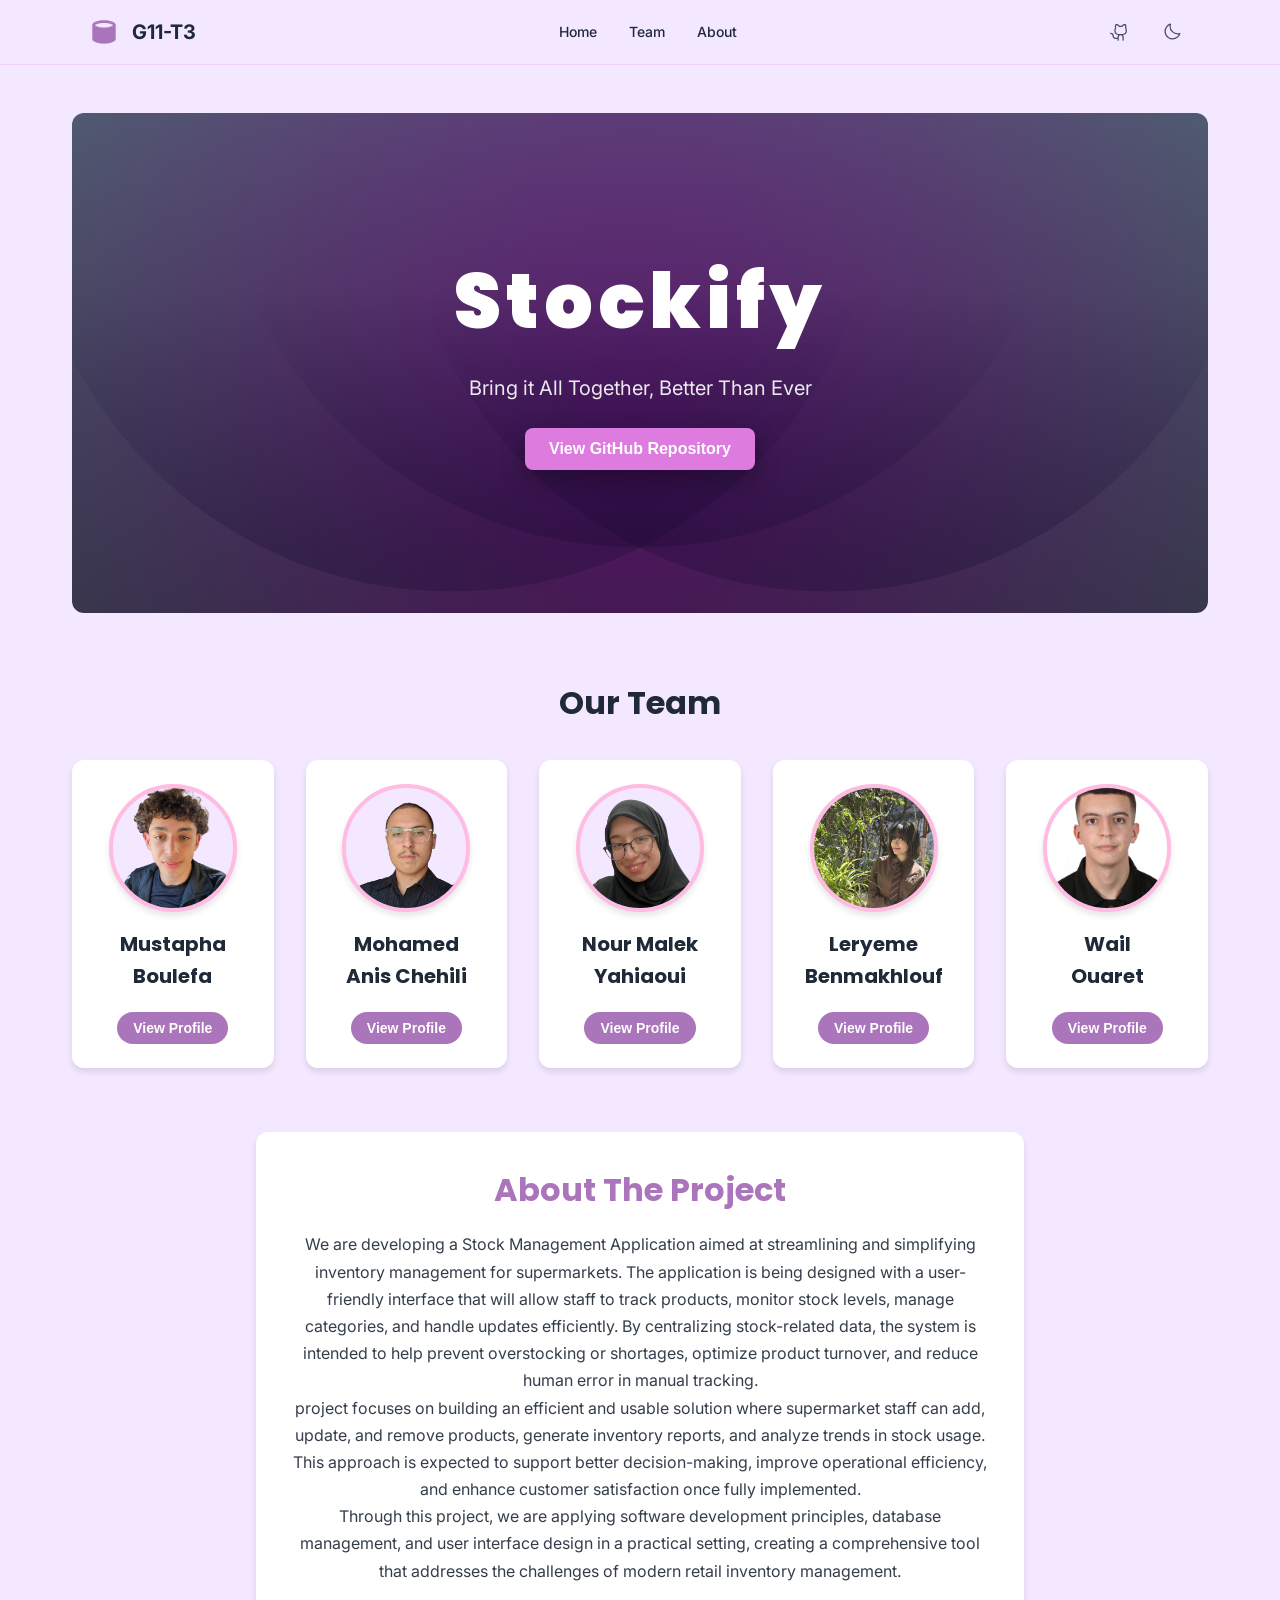
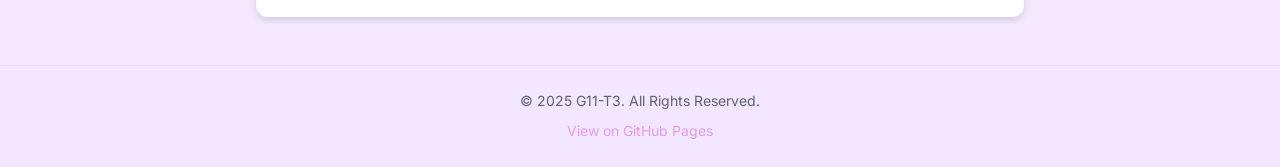
<file: index.html>
<!DOCTYPE html>
<html lang="en">
<head>
    <meta charset="UTF-8">
    <meta name="viewport" content="width=device-width, initial-scale=1.0">
    <title>G11-T3 team's Portfolio</title>
    <link rel="preconnect" href="https://fonts.googleapis.com">
    <link rel="preconnect" href="https://fonts.gstatic.com" crossorigin>
    <link href="https://fonts.googleapis.com/css2?family=Poppins:wght@700;900&family=Inter:wght@400;500;700&display=swap" rel="stylesheet">
    <link rel="stylesheet" href="./styles.css">
</head>
<body>
    <div class="page-wrapper">
        <header>
            <div class="container">
                <div class="header-content">
                    <div class="logo-section">
                        <svg class="logo-svg" fill="none" viewBox="0 0 48 48" xmlns="http://www.w3.org/2000/svg">
                            <path d="M39.5563 34.1455V13.8546C39.5563 15.708 36.8773 17.3437 32.7927 18.3189C30.2914 18.916 27.263 19.2655 24 19.2655C20.737 19.2655 17.7086 18.916 15.2073 18.3189C11.1227 17.3437 8.44365 15.708 8.44365 13.8546V34.1455C8.44365 35.9988 11.1227 37.6346 15.2073 38.6098C17.7086 39.2069 20.737 39.5564 24 39.5564C27.263 39.5564 30.2914 39.2069 32.7927 38.6098C36.8773 37.6346 39.5563 35.9988 39.5563 34.1455Z" fill="#aa75ba"/>
                            <path clip-rule="evenodd" d="M10.4485 13.8519C10.4749 13.9271 10.6203 14.246 11.379 14.7361C12.298 15.3298 13.7492 15.9145 15.6717 16.3735C18.0007 16.9296 20.8712 17.2655 24 17.2655C27.1288 17.2655 29.9993 16.9296 32.3283 16.3735C34.2508 15.9145 35.702 15.3298 36.621 14.7361C37.3796 14.246 37.5251 13.9271 37.5515 13.8519C37.5287 13.7876 37.4333 13.5973 37.0635 13.2931C36.5266 12.8516 35.6288 12.3647 34.343 11.9175C31.79 11.0295 28.1333 10.4437 24 10.4437C19.8667 10.4437 16.2099 11.0295 13.657 11.9175C12.3712 12.3647 11.4734 12.8516 10.9365 13.2931C10.5667 13.5973 10.4713 13.7876 10.4485 13.8519ZM37.5563 18.7877C36.3176 19.3925 34.8502 19.8839 33.2571 20.2642C30.5836 20.9025 27.3973 21.2655 24 21.2655C20.6027 21.2655 17.4164 20.9025 14.7429 20.2642C13.1498 19.8839 11.6824 19.3925 10.4436 18.7877V34.1275C10.4515 34.1545 10.5427 34.4867 11.379 35.027C12.298 35.6207 13.7492 36.2054 15.6717 36.6644C18.0007 37.2205 20.8712 37.5564 24 37.5564C27.1288 37.5564 29.9993 37.2205 32.3283 36.6644C34.2508 36.2054 35.702 35.6207 36.621 35.027C37.4573 34.4867 37.5485 34.1546 37.5563 34.1275V18.7877ZM41.5563 13.8546V34.1455C41.5563 36.1078 40.158 37.5042 38.7915 38.3869C37.3498 39.3182 35.4192 40.0389 33.2571 40.5551C30.5836 41.1934 27.3973 41.5564 24 41.5564C20.6027 41.5564 17.4164 41.1934 14.7429 40.5551C12.5808 40.0389 10.6502 39.3182 9.20848 38.3869C7.84205 37.5042 6.44365 36.1078 6.44365 34.1455L6.44365 13.8546C6.44365 12.2684 7.37223 11.0454 8.39581 10.2036C9.43325 9.3505 10.8137 8.67141 12.343 8.13948C15.4203 7.06909 19.5418 6.44366 24 6.44366C28.4582 6.44366 32.5797 7.06909 35.657 8.13948C37.1863 8.67141 38.5667 9.3505 39.6042 10.2036C40.6278 11.0454 41.5563 12.2684 41.5563 13.8546Z" fill="#aa75ba" fill-rule="evenodd"/>
                        </svg>
                        <span class="logo-text">G11-T3</span>
                    </div>
                    <nav>
                        <a href="#home">Home</a>
                        <a href="#team">Team</a>
                        <a href="#about">About</a>
                    </nav>
                    <div class="header-icons">
                        <a href="https://github.com/orgs/ensia-g11-team3" class="icon-btn">
                            <svg fill="currentColor" height="20" viewBox="0 0 256 256" width="20" xmlns="http://www.w3.org/2000/svg">
                                <path d="M208.31,75.68A59.78,59.78,0,0,0,202.93,28,8,8,0,0,0,196,24a59.75,59.75,0,0,0-48,24H124A59.75,59.75,0,0,0,76,24a8,8,0,0,0-6.93,4,59.78,59.78,0,0,0-5.38,47.68A58.14,58.14,0,0,0,56,104v8a56.06,56.06,0,0,0,48.44,55.47A39.8,39.8,0,0,0,96,192v8H72a24,24,0,0,1-24-24A40,40,0,0,0,8,136a8,8,0,0,0,0,16,24,24,0,0,1,24,24,40,40,0,0,0,40,40H96v16a8,8,0,0,0,16,0V192a24,24,0,0,1,48,0v40a8,8,0,0,0,16,0V192a39.8,39.8,0,0,0-8.44-24.53A56.06,56.06,0,0,0,216,112v-8A58.14,58.14,0,0,0,208.31,75.68ZM200,112a40,40,0,0,1-40,40H112a40,40,0,0,1-40-40v-8a41.74,41.74,0,0,1,6.9-22.48A8,8,0,0,0,80,73.83a43.81,43.81,0,0,1,.79-33.58,43.88,43.88,0,0,1,32.32,20.06A8,8,0,0,0,119.82,64h32.35a8,8,0,0,0,6.74-3.69,43.87,43.87,0,0,1,32.32-20.06A43.81,43.81,0,0,1,192,73.83a8.09,8.09,0,0,0,1,7.65A41.72,41.72,0,0,1,200,104Z"/>
                            </svg>
                        </a>
                        <button class="icon-btn dark-mode-toggle" onclick="toggleDarkMode()" aria-label="Toggle dark mode">
                            <svg class="dark-mode-svg" fill="currentColor" height="20" viewBox="0 0 256 256" width="20" xmlns="http://www.w3.org/2000/svg">
                                <path d="M233.54,142.23a8,8,0,0,0-8-2,88.08,88.08,0,0,1-109.8-109.8,8,8,0,0,0-10-10,104.84,104.84,0,0,0-52.91,37A104,104,0,0,0,136,224a103.09,103.09,0,0,0,62.52-20.88,104.84,104.84,0,0,0,37-52.91A8,8,0,0,0,233.54,142.23ZM188.9,190.34A88,88,0,0,1,65.66,67.11a89,89,0,0,1,31.4-26A106,106,0,0,0,96,56,104.11,104.11,0,0,0,200,160a106,106,0,0,0,14.92-1.06A89,89,0,0,1,188.9,190.34Z"/>
                            </svg>
                        </button>
                    </div>
                </div>
            </div>
        </header>

        <main>
            <div class="container">
                <section class="hero-section" id="home">
                    <div class="hero-banner">
                        <div class="hero-content">
                            <h1 class="hero-title">Stockify</h1>
                            <p class="hero-subtitle">Bring it All Together, Better Than Ever</p>
                            <button onclick="window.location.href='https://github.com/ensia-g11-team3/supermarket-sctock-management-system'" class="hero-btn">View GitHub Repository</button>
                        </div>
                    </div>
                </section>

                <section class="team-section" id="team">
                    <h2 class="section-title">Our Team</h2>
                    <div class="team-grid">
                        <div class="team-card">
                            <div class="team-avatar">
                                <img src="./images/Mustapha.png" alt="mustapha chikour">
                            </div>
                            <h3 class="team-name">Mustapha Boulefa</h3>
                            <p class="team-role"></p>
                            <button class="profile-btn" onclick="window.location.href='mustapha-boulefa.html'">View Profile</button>
                        </div>

                        <div class="team-card">
                            <div class="team-avatar">
                                <img src="./images/anis.png" alt="anis g11">
                            </div>
                            <h3 class="team-name">Mohamed Anis Chehili</h3>
                            <p class="team-role"></p>
                            <button class="profile-btn" onclick="window.location.href='mohamed-anis-chehili.html'">View Profile</button>
                        </div>
                        
                        <div class="team-card">
                            <div class="team-avatar">
                                <img src="./images/nour.png" alt="yahiaoui nour">
                            </div>
                            <h3 class="team-name">Nour Malek Yahiaoui</h3>
                            <p class="team-role"></p>
                            <button class="profile-btn" onclick="window.location.href='nour-malek-yahiaoui.html'">View Profile</button>
                        </div>

                        <div class="team-card">
                            <div class="team-avatar">
                                <img src="./images/leryeme.jpg" alt="leryeme">
                            </div>
                            <h3 class="team-name">Leryeme Benmakhlouf</h3>
                            <p class="team-role"></p>
                            <button class="profile-btn" onclick="window.location.href='leryeme-benmakhlouf.html'">View Profile</button>
                        </div>
                        <div class="team-card">
                            <div class="team-avatar">
                                <img src="./images/wail.jpg" alt="Wail Ouaret">
                            </div>
                            <h3 class="team-name">Wail <br>Ouaret</h3>
                            <p class="team-role"></p>
                            <button class="profile-btn" onclick="window.location.href='wail-ouaret.html'">View Profile</button>
                        </div>

                    </div>
                </section>

                <section class="about-section" id="about">
                    <h2 class="about-title">About The Project</h2>
                    <p class="about-text">
                        We are developing a Stock Management Application aimed at streamlining and simplifying inventory management for supermarkets. The application is being designed with a user-friendly interface that will allow staff to track products, monitor stock levels, manage categories, and handle updates efficiently. By centralizing stock-related data, the system is intended to help prevent overstocking or shortages, optimize product turnover, and reduce human error in manual tracking.
                            <br> project focuses on building an efficient and usable solution where supermarket staff can add, update, and remove products, generate inventory reports, and analyze trends in stock usage. This approach is expected to support better decision-making, improve operational efficiency, and enhance customer satisfaction once fully implemented.
                            <br>Through this project, we are applying software development principles, database management, and user interface design in a practical setting, creating a comprehensive tool that addresses the challenges of modern retail inventory management.
                    </p>
                </section>
            </div>
        </main>

        <footer>
            <div class="container">
                <p>© 2025 G11-T3. All Rights Reserved.</p>
                <a href="https://github.com/ensia-g11-team3">View on GitHub Pages</a>
            </div>
        </footer>
    </div>

    <script>
        function toggleDarkMode() {
            document.body.classList.toggle('dark-mode');
            localStorage.setItem('darkMode', document.body.classList.contains('dark-mode'));
        }

        if (localStorage.getItem('darkMode') === 'true') {
            document.body.classList.add('dark-mode');
        }
    </script>
</body>

</html>
</file>
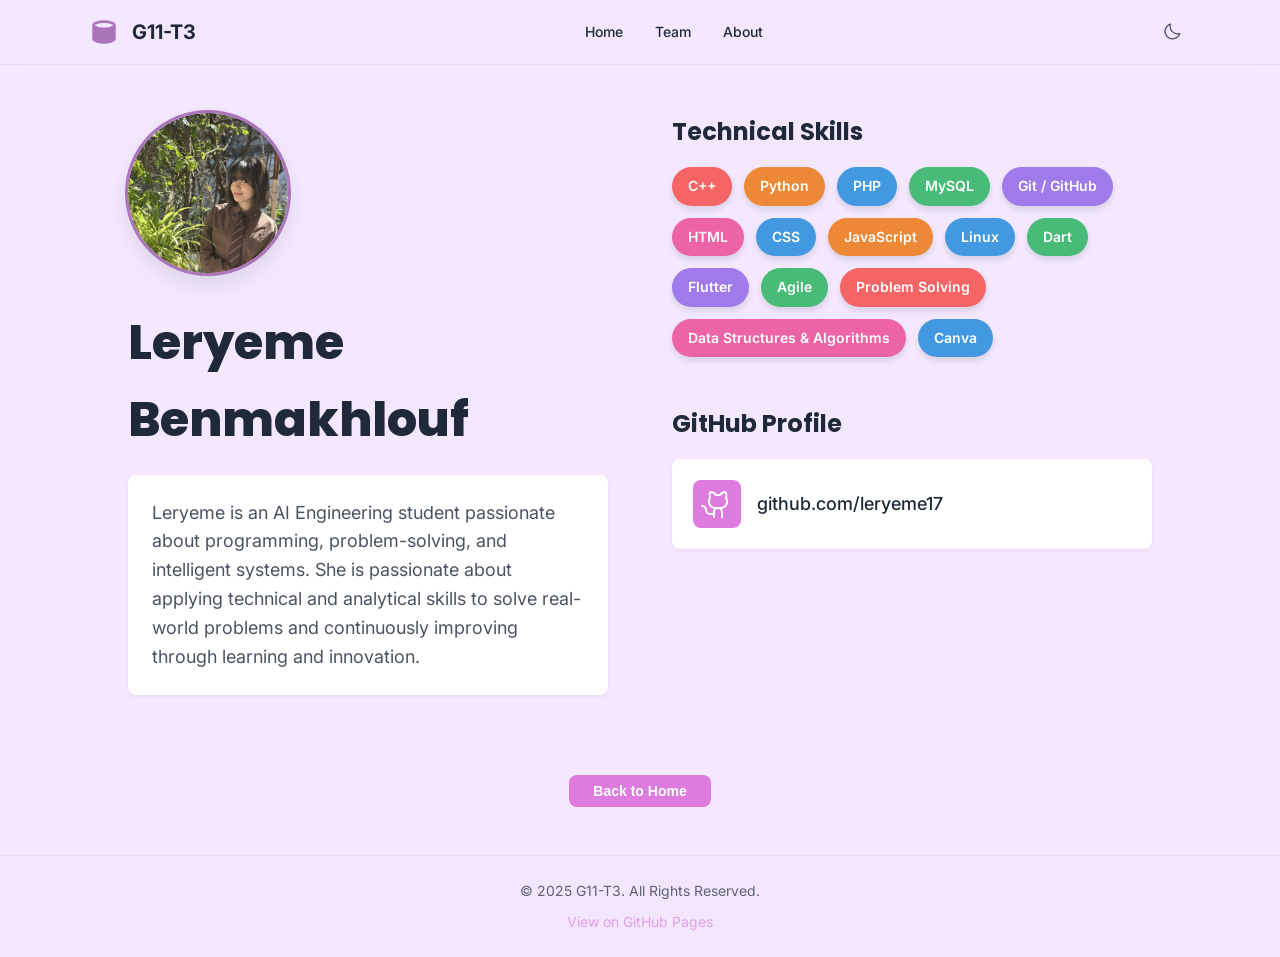
<file: leryeme-benmakhlouf.html>
<!DOCTYPE html>
<html lang="en">
<head>
    <meta charset="UTF-8">
    <meta name="viewport" content="width=device-width, initial-scale=1.0">
    <title>Leryeme Benmakhlouf - portfolio </title>
    <link rel="preconnect" href="https://fonts.googleapis.com">
    <link rel="preconnect" href="https://fonts.gstatic.com" crossorigin>
    <link href="https://fonts.googleapis.com/css2?family=Poppins:wght@700;900&family=Inter:wght@400;500;700&display=swap" rel="stylesheet">
    <link rel="stylesheet" href="styles.css">
</head>
<body>
    <div class="page-wrapper">
        <header>
            <div class="container">
                <div class="header-content">
                    <div class="logo-section">
                        <svg class="logo-svg" fill="none" viewBox="0 0 48 48" xmlns="http://www.w3.org/2000/svg">
                            <path d="M39.5563 34.1455V13.8546C39.5563 15.708 36.8773 17.3437 32.7927 18.3189C30.2914 18.916 27.263 19.2655 24 19.2655C20.737 19.2655 17.7086 18.916 15.2073 18.3189C11.1227 17.3437 8.44365 15.708 8.44365 13.8546V34.1455C8.44365 35.9988 11.1227 37.6346 15.2073 38.6098C17.7086 39.2069 20.737 39.5564 24 39.5564C27.263 39.5564 30.2914 39.2069 32.7927 38.6098C36.8773 37.6346 39.5563 35.9988 39.5563 34.1455Z" fill="#aa75ba"/>
                            <path clip-rule="evenodd" d="M10.4485 13.8519C10.4749 13.9271 10.6203 14.246 11.379 14.7361C12.298 15.3298 13.7492 15.9145 15.6717 16.3735C18.0007 16.9296 20.8712 17.2655 24 17.2655C27.1288 17.2655 29.9993 16.9296 32.3283 16.3735C34.2508 15.9145 35.702 15.3298 36.621 14.7361C37.3796 14.246 37.5251 13.9271 37.5515 13.8519C37.5287 13.7876 37.4333 13.5973 37.0635 13.2931C36.5266 12.8516 35.6288 12.3647 34.343 11.9175C31.79 11.0295 28.1333 10.4437 24 10.4437C19.8667 10.4437 16.2099 11.0295 13.657 11.9175C12.3712 12.3647 11.4734 12.8516 10.9365 13.2931C10.5667 13.5973 10.4713 13.7876 10.4485 13.8519ZM37.5563 18.7877C36.3176 19.3925 34.8502 19.8839 33.2571 20.2642C30.5836 20.9025 27.3973 21.2655 24 21.2655C20.6027 21.2655 17.4164 20.9025 14.7429 20.2642C13.1498 19.8839 11.6824 19.3925 10.4436 18.7877V34.1275C10.4515 34.1545 10.5427 34.4867 11.379 35.027C12.298 35.6207 13.7492 36.2054 15.6717 36.6644C18.0007 37.2205 20.8712 37.5564 24 37.5564C27.1288 37.5564 29.9993 37.2205 32.3283 36.6644C34.2508 36.2054 35.702 35.6207 36.621 35.027C37.4573 34.4867 37.5485 34.1546 37.5563 34.1275V18.7877ZM41.5563 13.8546V34.1455C41.5563 36.1078 40.158 37.5042 38.7915 38.3869C37.3498 39.3182 35.4192 40.0389 33.2571 40.5551C30.5836 41.1934 27.3973 41.5564 24 41.5564C20.6027 41.5564 17.4164 41.1934 14.7429 40.5551C12.5808 40.0389 10.6502 39.3182 9.20848 38.3869C7.84205 37.5042 6.44365 36.1078 6.44365 34.1455L6.44365 13.8546C6.44365 12.2684 7.37223 11.0454 8.39581 10.2036C9.43325 9.3505 10.8137 8.67141 12.343 8.13948C15.4203 7.06909 19.5418 6.44366 24 6.44366C28.4582 6.44366 32.5797 7.06909 35.657 8.13948C37.1863 8.67141 38.5667 9.3505 39.6042 10.2036C40.6278 11.0454 41.5563 12.2684 41.5563 13.8546Z" fill="#aa75ba" fill-rule="evenodd"/>
                        </svg>
                        <span class="logo-text">G11-T3</span>
                    </div>
                    <nav>
                        <a href="index.html#home">Home</a>
                        <a href="index.html#team">Team</a>
                        <a href="index.html#about">About</a>
                    </nav>
                        <button class="icon-btn dark-mode-toggle" onclick="toggleDarkMode()" aria-label="Toggle dark mode">
                            <svg class="dark-mode-svg" fill="currentColor" height="20" viewBox="0 0 256 256" width="20" xmlns="http://www.w3.org/2000/svg">
                                <path d="M233.54,142.23a8,8,0,0,0-8-2,88.08,88.08,0,0,1-109.8-109.8,8,8,0,0,0-10-10,104.84,104.84,0,0,0-52.91,37A104,104,0,0,0,136,224a103.09,103.09,0,0,0,62.52-20.88,104.84,104.84,0,0,0,37-52.91A8,8,0,0,0,233.54,142.23ZM188.9,190.34A88,88,0,0,1,65.66,67.11a89,89,0,0,1,31.4-26A106,106,0,0,0,96,56,104.11,104.11,0,0,0,200,160a106,106,0,0,0,14.92-1.06A89,89,0,0,1,188.9,190.34Z"/>
                            </svg>
                        </button>
                    </div>
                </div>
            </div>
        </header>

        <main>
            <div class="container">
                <div class="profile-container">
                    <div class="profile-grid">
                        <div class="profile-header">
                            <div class="profile-avatar" style='background-image: url("./images/leryeme.jpg");'></div>
                            <h1 class="profile-name">Leryeme Benmakhlouf</h1>
                            <div class="profile-bio">
                                <p>
                                    Leryeme is an AI Engineering student passionate about programming, problem-solving, and intelligent systems. She is passionate about applying technical and analytical skills to solve real-world problems and continuously improving through learning and innovation.
                            </div>
                        </div>

                        <div class="profile-sidebar">
                            <div class="skills-section">
                                <h3>Technical Skills</h3>
                                <div class="skills-list">
                                <span class="skill-tag skill-1">C++</span>
<span class="skill-tag skill-2">Python</span>
<span class="skill-tag skill-3">PHP</span>
<span class="skill-tag skill-4">MySQL</span>
<span class="skill-tag skill-5">Git / GitHub</span>
<span class="skill-tag skill-6">HTML</span>
<span class="skill-tag skill-3">CSS</span>
<span class="skill-tag skill-2">JavaScript</span>
<span class="skill-tag skill-3">Linux</span>
<span class="skill-tag skill-4">Dart</span>
<span class="skill-tag skill-5">Flutter</span>
<span class="skill-tag skill-4">Agile</span>
<span class="skill-tag skill-1">Problem Solving</span>
<span class="skill-tag skill-6">Data Structures & Algorithms</span>
<span class="skill-tag skill-3">Canva</span>

                                </div>
                            </div>

                            <div class="github-section">
                                <h3>GitHub Profile</h3>
                                <a href="https://github.com/leryeme17" class="github-link">
                                    <div class="github-icon">
                                        <svg fill="currentColor" height="32" viewBox="0 0 256 256" width="32" xmlns="http://www.w3.org/2000/svg">
                                            <path d="M208.31,75.68A59.78,59.78,0,0,0,202.93,28,8,8,0,0,0,196,24a59.75,59.75,0,0,0-48,24H124A59.75,59.75,0,0,0,76,24a8,8,0,0,0-6.93,4,59.78,59.78,0,0,0-5.38,47.68A58.14,58.14,0,0,0,56,104v8a56.06,56.06,0,0,0,48.44,55.47A39.8,39.8,0,0,0,96,192v8H72a24,24,0,0,1-24-24A40,40,0,0,0,8,136a8,8,0,0,0,0,16,24,24,0,0,1,24,24,40,40,0,0,0,40,40H96v16a8,8,0,0,0,16,0V192a24,24,0,0,1,48,0v40a8,8,0,0,0,16,0V192a39.8,39.8,0,0,0-8.44-24.53A56.06,56.06,0,0,0,216,112v-8A58.14,58.14,0,0,0,208.31,75.68ZM200,112a40,40,0,0,1-40,40H112a40,40,0,0,1-40-40v-8a41.74,41.74,0,0,1,6.9-22.48A8,8,0,0,0,80,73.83a43.81,43.81,0,0,1,.79-33.58,43.88,43.88,0,0,1,32.32,20.06A8,8,0,0,0,119.82,64h32.35a8,8,0,0,0,6.74-3.69,43.87,43.87,0,0,1,32.32-20.06A43.81,43.81,0,0,1,192,73.83a8.09,8.09,0,0,0,1,7.65A41.72,41.72,0,0,1,200,104Z"/>
                                        </svg>
                                    </div>
                                    <p class="github-text">github.com/leryeme17</p>
                                </a>
                            </div>
                        </div>
                    </div>

                    <div class="back-btn-container">
                        <button class="back-btn" onclick="window.location.href='index.html'">Back to Home</button>
                    </div>
                </div>
            </div>
        </main>

        <footer>
            <div class="container">
                <p>© 2025 G11-T3. All Rights Reserved.</p>
                <a href="https://github.com/ensia-g11-team3">View on GitHub Pages</a>
            </div>
        </footer>
    </div>

    <script>
        function toggleDarkMode() {
            document.body.classList.toggle('dark-mode');
            localStorage.setItem('darkMode', document.body.classList.contains('dark-mode'));
        }

        // Check for saved dark mode preference
        if (localStorage.getItem('darkMode') === 'true') {
            document.body.classList.add('dark-mode');
        }
    </script>
</body>
</html>
</file>
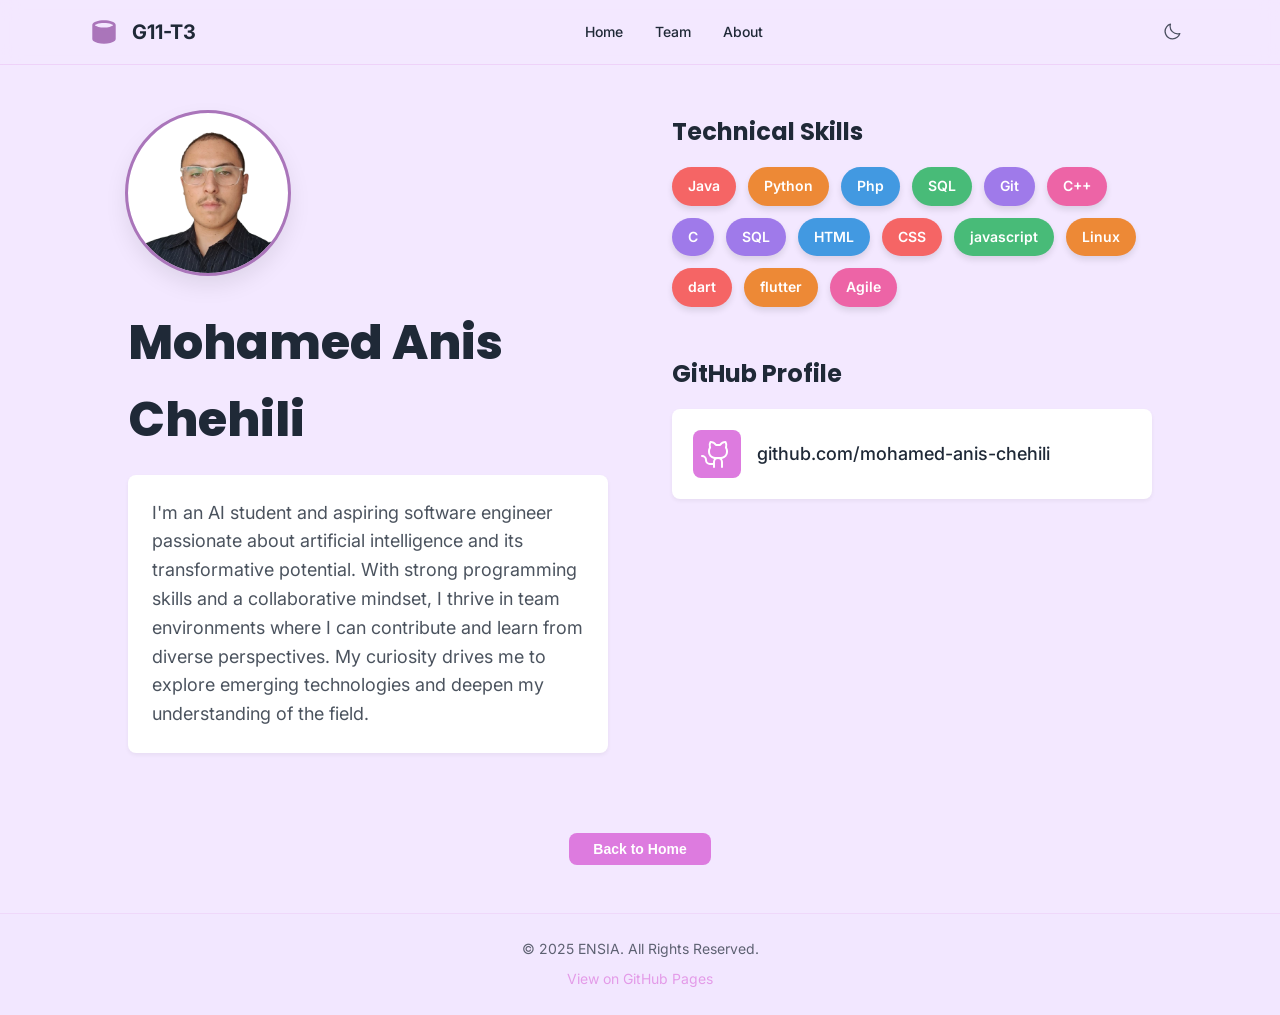
<file: mohamed-anis-chehili.html>
<!DOCTYPE html>
<html lang="en">
<head>
    <meta charset="UTF-8">
    <meta name="viewport" content="width=device-width, initial-scale=1.0">
    <title>mohamed anis CHEHILI</title>
    <link rel="preconnect" href="https://fonts.googleapis.com">
    <link rel="preconnect" href="https://fonts.gstatic.com" crossorigin>
    <link href="https://fonts.googleapis.com/css2?family=Poppins:wght@700;900&family=Inter:wght@400;500;700&display=swap" rel="stylesheet">
    <link rel="stylesheet" href="./styles.css">
</head>
<body>
    <div class="page-wrapper">
        <header>
            <div class="container">
                <div class="header-content">
                    <div class="logo-section">
                        <svg class="logo-svg" fill="none" viewBox="0 0 48 48" xmlns="http://www.w3.org/2000/svg">
                            <path d="M39.5563 34.1455V13.8546C39.5563 15.708 36.8773 17.3437 32.7927 18.3189C30.2914 18.916 27.263 19.2655 24 19.2655C20.737 19.2655 17.7086 18.916 15.2073 18.3189C11.1227 17.3437 8.44365 15.708 8.44365 13.8546V34.1455C8.44365 35.9988 11.1227 37.6346 15.2073 38.6098C17.7086 39.2069 20.737 39.5564 24 39.5564C27.263 39.5564 30.2914 39.2069 32.7927 38.6098C36.8773 37.6346 39.5563 35.9988 39.5563 34.1455Z" fill="#aa75ba"/>
                            <path clip-rule="evenodd" d="M10.4485 13.8519C10.4749 13.9271 10.6203 14.246 11.379 14.7361C12.298 15.3298 13.7492 15.9145 15.6717 16.3735C18.0007 16.9296 20.8712 17.2655 24 17.2655C27.1288 17.2655 29.9993 16.9296 32.3283 16.3735C34.2508 15.9145 35.702 15.3298 36.621 14.7361C37.3796 14.246 37.5251 13.9271 37.5515 13.8519C37.5287 13.7876 37.4333 13.5973 37.0635 13.2931C36.5266 12.8516 35.6288 12.3647 34.343 11.9175C31.79 11.0295 28.1333 10.4437 24 10.4437C19.8667 10.4437 16.2099 11.0295 13.657 11.9175C12.3712 12.3647 11.4734 12.8516 10.9365 13.2931C10.5667 13.5973 10.4713 13.7876 10.4485 13.8519ZM37.5563 18.7877C36.3176 19.3925 34.8502 19.8839 33.2571 20.2642C30.5836 20.9025 27.3973 21.2655 24 21.2655C20.6027 21.2655 17.4164 20.9025 14.7429 20.2642C13.1498 19.8839 11.6824 19.3925 10.4436 18.7877V34.1275C10.4515 34.1545 10.5427 34.4867 11.379 35.027C12.298 35.6207 13.7492 36.2054 15.6717 36.6644C18.0007 37.2205 20.8712 37.5564 24 37.5564C27.1288 37.5564 29.9993 37.2205 32.3283 36.6644C34.2508 36.2054 35.702 35.6207 36.621 35.027C37.4573 34.4867 37.5485 34.1546 37.5563 34.1275V18.7877ZM41.5563 13.8546V34.1455C41.5563 36.1078 40.158 37.5042 38.7915 38.3869C37.3498 39.3182 35.4192 40.0389 33.2571 40.5551C30.5836 41.1934 27.3973 41.5564 24 41.5564C20.6027 41.5564 17.4164 41.1934 14.7429 40.5551C12.5808 40.0389 10.6502 39.3182 9.20848 38.3869C7.84205 37.5042 6.44365 36.1078 6.44365 34.1455L6.44365 13.8546C6.44365 12.2684 7.37223 11.0454 8.39581 10.2036C9.43325 9.3505 10.8137 8.67141 12.343 8.13948C15.4203 7.06909 19.5418 6.44366 24 6.44366C28.4582 6.44366 32.5797 7.06909 35.657 8.13948C37.1863 8.67141 38.5667 9.3505 39.6042 10.2036C40.6278 11.0454 41.5563 12.2684 41.5563 13.8546Z" fill="#aa75ba" fill-rule="evenodd"/>
                        </svg>
                        <span class="logo-text">G11-T3</span>
                    </div>
                    <nav>
                        <a href="index.html#home">Home</a>
                        <a href="index.html#team">Team</a>
                        <a href="index.html#about">About</a>
                    </nav>
                        <button class="icon-btn dark-mode-toggle" onclick="toggleDarkMode()" aria-label="Toggle dark mode">
                            <svg class="dark-mode-svg" fill="currentColor" height="20" viewBox="0 0 256 256" width="20" xmlns="http://www.w3.org/2000/svg">
                                <path d="M233.54,142.23a8,8,0,0,0-8-2,88.08,88.08,0,0,1-109.8-109.8,8,8,0,0,0-10-10,104.84,104.84,0,0,0-52.91,37A104,104,0,0,0,136,224a103.09,103.09,0,0,0,62.52-20.88,104.84,104.84,0,0,0,37-52.91A8,8,0,0,0,233.54,142.23ZM188.9,190.34A88,88,0,0,1,65.66,67.11a89,89,0,0,1,31.4-26A106,106,0,0,0,96,56,104.11,104.11,0,0,0,200,160a106,106,0,0,0,14.92-1.06A89,89,0,0,1,188.9,190.34Z"/>
                            </svg>
                        </button>
                    </div>
                </div>
            </div>
        </header>

        <main>
            <div class="container">
                <div class="profile-container">
                    <div class="profile-grid">
                        <div class="profile-header">
                            <div class="profile-avatar" style='background-image: url("./images/anis.png");'></div>
                            <h1 class="profile-name">Mohamed Anis Chehili</h1>
                            <div class="profile-bio">
                                <p>
                                  I'm an AI student and aspiring software engineer passionate about artificial intelligence and its transformative potential. With strong programming skills and a collaborative mindset, I thrive in team environments where I can contribute and learn from diverse perspectives. My curiosity drives me to explore emerging technologies and deepen my understanding of the field.
                                </p>
                            </div>
                        </div>

                        <div class="profile-sidebar">
                            <div class="skills-section">
                                <h3>Technical Skills</h3>
                                <div class="skills-list">
                                    <span class="skill-tag skill-1">Java</span>
                                    <span class="skill-tag skill-2">Python</span>
                                    <span class="skill-tag skill-3">Php</span>
                                    <span class="skill-tag skill-4">SQL</span>
                                    <span class="skill-tag skill-5">Git</span>
                                    <span class="skill-tag skill-6">C++</span>
                                    <span class="skill-tag skill-5">C</span>
                                    <span class="skill-tag skill-5">SQL</span>
                                    <span class="skill-tag skill-3">HTML</span>
                                    <span class="skill-tag skill-1">CSS</span>
                                    <span class="skill-tag skill-4">javascript</span>
                                    <span class="skill-tag skill-2">Linux</span>
                                    <span class="skill-tag skill-1">dart</span>
                                    <span class="skill-tag skill-2">flutter</span>
                                    <span class="skill-tag skill-6">Agile</span>
                                </div>
                            </div>

                            <div class="github-section">
                                <h3>GitHub Profile</h3>
                                <a href="https://github.com/mohamed-anis-chehili" class="github-link">
                                    <div class="github-icon">
                                        <svg fill="currentColor" height="32" viewBox="0 0 256 256" width="32" xmlns="http://www.w3.org/2000/svg">
                                            <path d="M208.31,75.68A59.78,59.78,0,0,0,202.93,28,8,8,0,0,0,196,24a59.75,59.75,0,0,0-48,24H124A59.75,59.75,0,0,0,76,24a8,8,0,0,0-6.93,4,59.78,59.78,0,0,0-5.38,47.68A58.14,58.14,0,0,0,56,104v8a56.06,56.06,0,0,0,48.44,55.47A39.8,39.8,0,0,0,96,192v8H72a24,24,0,0,1-24-24A40,40,0,0,0,8,136a8,8,0,0,0,0,16,24,24,0,0,1,24,24,40,40,0,0,0,40,40H96v16a8,8,0,0,0,16,0V192a24,24,0,0,1,48,0v40a8,8,0,0,0,16,0V192a39.8,39.8,0,0,0-8.44-24.53A56.06,56.06,0,0,0,216,112v-8A58.14,58.14,0,0,0,208.31,75.68ZM200,112a40,40,0,0,1-40,40H112a40,40,0,0,1-40-40v-8a41.74,41.74,0,0,1,6.9-22.48A8,8,0,0,0,80,73.83a43.81,43.81,0,0,1,.79-33.58,43.88,43.88,0,0,1,32.32,20.06A8,8,0,0,0,119.82,64h32.35a8,8,0,0,0,6.74-3.69,43.87,43.87,0,0,1,32.32-20.06A43.81,43.81,0,0,1,192,73.83a8.09,8.09,0,0,0,1,7.65A41.72,41.72,0,0,1,200,104Z"/>
                                        </svg>
                                    </div>
                                    <p class="github-text">github.com/mohamed-anis-chehili</p>
                                </a>
                            </div>
                        </div>
                    </div>

                    <div class="back-btn-container">
                        <button class="back-btn" onclick="window.location.href='index.html'">Back to Home</button>
                    </div>
                </div>
            </div>
        </main>

        <footer>
            <div class="container">
                <p>© 2025 ENSIA. All Rights Reserved.</p>
                <a href="#">View on GitHub Pages</a>
            </div>
        </footer>
    </div>

    <script>
        function toggleDarkMode() {
            document.body.classList.toggle('dark-mode');
            localStorage.setItem('darkMode', document.body.classList.contains('dark-mode'));
        }

        // Check for saved dark mode preference
        if (localStorage.getItem('darkMode') === 'true') {
            document.body.classList.add('dark-mode');
        }
    </script>
</body>
</html>
</file>
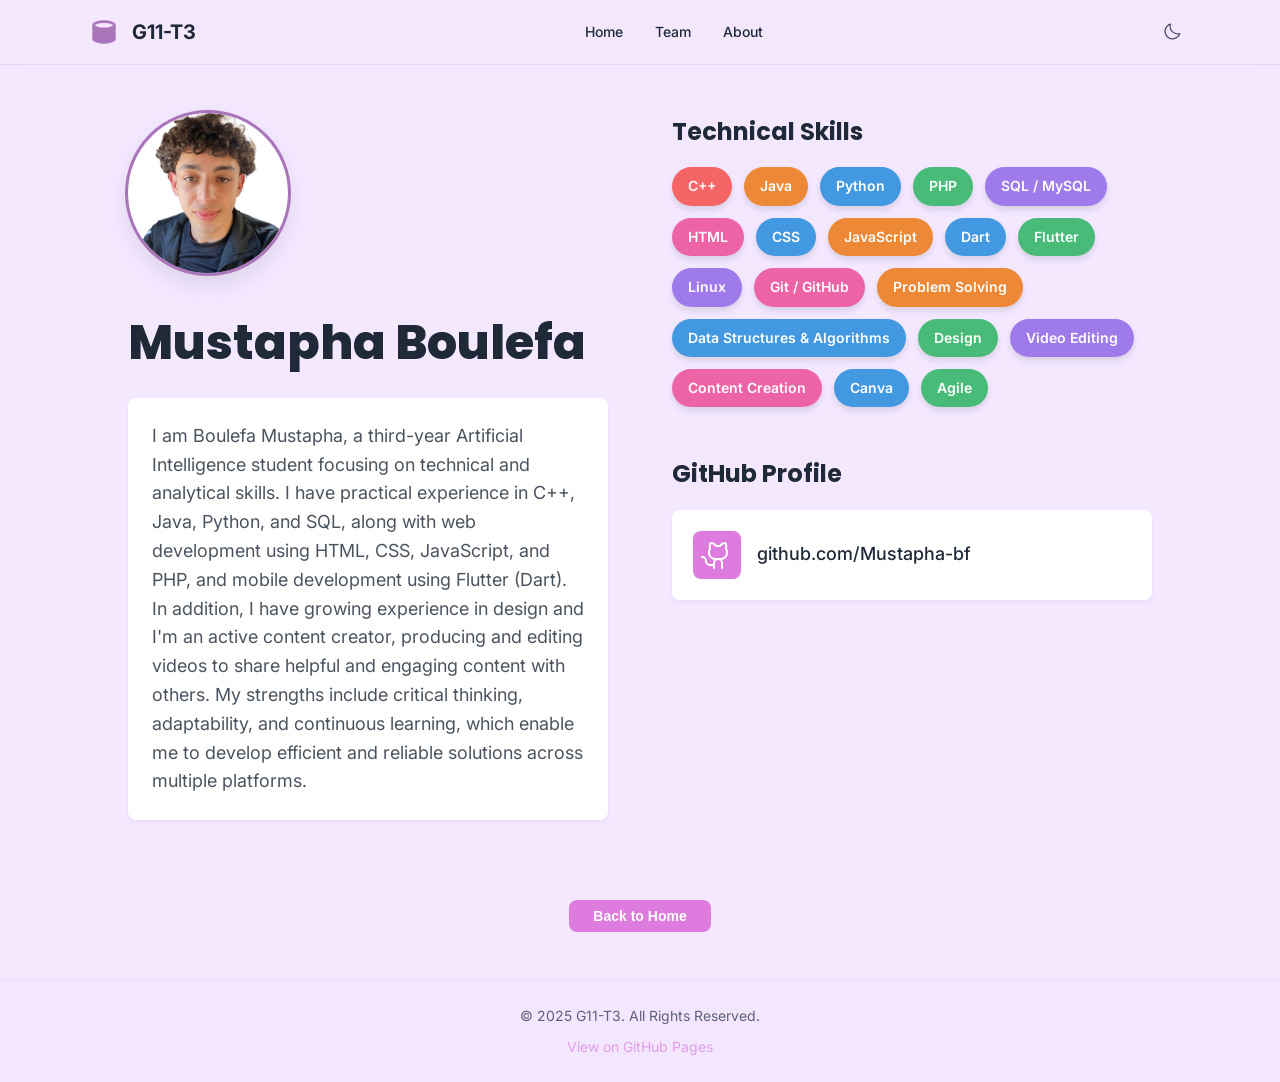
<file: mustapha-boulefa.html>
<!DOCTYPE html>
<html lang="en">

<head>
    <meta charset="UTF-8">
    <meta name="viewport" content="width=device-width, initial-scale=1.0">
    <title>Mustapha Boulefa - portfolio </title>
    <link rel="preconnect" href="https://fonts.googleapis.com">
    <link rel="preconnect" href="https://fonts.gstatic.com" crossorigin>
    <link
        href="https://fonts.googleapis.com/css2?family=Poppins:wght@700;900&family=Inter:wght@400;500;700&display=swap"
        rel="stylesheet">
    <link rel="stylesheet" href="styles.css">
</head>

<body>
    <div class="page-wrapper">
        <header>
            <div class="container">
                <div class="header-content">
                    <div class="logo-section">
                        <svg class="logo-svg" fill="none" viewBox="0 0 48 48" xmlns="http://www.w3.org/2000/svg">
                            <path
                                d="M39.5563 34.1455V13.8546C39.5563 15.708 36.8773 17.3437 32.7927 18.3189C30.2914 18.916 27.263 19.2655 24 19.2655C20.737 19.2655 17.7086 18.916 15.2073 18.3189C11.1227 17.3437 8.44365 15.708 8.44365 13.8546V34.1455C8.44365 35.9988 11.1227 37.6346 15.2073 38.6098C17.7086 39.2069 20.737 39.5564 24 39.5564C27.263 39.5564 30.2914 39.2069 32.7927 38.6098C36.8773 37.6346 39.5563 35.9988 39.5563 34.1455Z"
                                fill="#aa75ba" />
                            <path clip-rule="evenodd"
                                d="M10.4485 13.8519C10.4749 13.9271 10.6203 14.246 11.379 14.7361C12.298 15.3298 13.7492 15.9145 15.6717 16.3735C18.0007 16.9296 20.8712 17.2655 24 17.2655C27.1288 17.2655 29.9993 16.9296 32.3283 16.3735C34.2508 15.9145 35.702 15.3298 36.621 14.7361C37.3796 14.246 37.5251 13.9271 37.5515 13.8519C37.5287 13.7876 37.4333 13.5973 37.0635 13.2931C36.5266 12.8516 35.6288 12.3647 34.343 11.9175C31.79 11.0295 28.1333 10.4437 24 10.4437C19.8667 10.4437 16.2099 11.0295 13.657 11.9175C12.3712 12.3647 11.4734 12.8516 10.9365 13.2931C10.5667 13.5973 10.4713 13.7876 10.4485 13.8519ZM37.5563 18.7877C36.3176 19.3925 34.8502 19.8839 33.2571 20.2642C30.5836 20.9025 27.3973 21.2655 24 21.2655C20.6027 21.2655 17.4164 20.9025 14.7429 20.2642C13.1498 19.8839 11.6824 19.3925 10.4436 18.7877V34.1275C10.4515 34.1545 10.5427 34.4867 11.379 35.027C12.298 35.6207 13.7492 36.2054 15.6717 36.6644C18.0007 37.2205 20.8712 37.5564 24 37.5564C27.1288 37.5564 29.9993 37.2205 32.3283 36.6644C34.2508 36.2054 35.702 35.6207 36.621 35.027C37.4573 34.4867 37.5485 34.1546 37.5563 34.1275V18.7877ZM41.5563 13.8546V34.1455C41.5563 36.1078 40.158 37.5042 38.7915 38.3869C37.3498 39.3182 35.4192 40.0389 33.2571 40.5551C30.5836 41.1934 27.3973 41.5564 24 41.5564C20.6027 41.5564 17.4164 41.1934 14.7429 40.5551C12.5808 40.0389 10.6502 39.3182 9.20848 38.3869C7.84205 37.5042 6.44365 36.1078 6.44365 34.1455L6.44365 13.8546C6.44365 12.2684 7.37223 11.0454 8.39581 10.2036C9.43325 9.3505 10.8137 8.67141 12.343 8.13948C15.4203 7.06909 19.5418 6.44366 24 6.44366C28.4582 6.44366 32.5797 7.06909 35.657 8.13948C37.1863 8.67141 38.5667 9.3505 39.6042 10.2036C40.6278 11.0454 41.5563 12.2684 41.5563 13.8546Z"
                                fill="#aa75ba" fill-rule="evenodd" />
                        </svg>
                        <span class="logo-text">G11-T3</span>
                    </div>
                    <nav>
                        <a href="index.html#home">Home</a>
                        <a href="index.html#team">Team</a>
                        <a href="index.html#about">About</a>
                    </nav>
                    <button class="icon-btn dark-mode-toggle" onclick="toggleDarkMode()" aria-label="Toggle dark mode">
                        <svg class="dark-mode-svg" fill="currentColor" height="20" viewBox="0 0 256 256" width="20"
                            xmlns="http://www.w3.org/2000/svg">
                            <path
                                d="M233.54,142.23a8,8,0,0,0-8-2,88.08,88.08,0,0,1-109.8-109.8,8,8,0,0,0-10-10,104.84,104.84,0,0,0-52.91,37A104,104,0,0,0,136,224a103.09,103.09,0,0,0,62.52-20.88,104.84,104.84,0,0,0,37-52.91A8,8,0,0,0,233.54,142.23ZM188.9,190.34A88,88,0,0,1,65.66,67.11a89,89,0,0,1,31.4-26A106,106,0,0,0,96,56,104.11,104.11,0,0,0,200,160a106,106,0,0,0,14.92-1.06A89,89,0,0,1,188.9,190.34Z" />
                        </svg>
                    </button>
                </div>
            </div>
    </div>
    </header>

    <main>
        <div class="container">
            <div class="profile-container">
                <div class="profile-grid">
                    <div class="profile-header">
                        <div class="profile-avatar" style='background-image: url("./images/Mustapha.png");'></div>
                        <h1 class="profile-name">Mustapha Boulefa</h1>
                        <div class="profile-bio">
                            <p>
                                I am Boulefa Mustapha, a third-year Artificial Intelligence student focusing on
                                technical and analytical skills. I have practical experience in C++, Java, Python, and
                                SQL, along with web development using HTML, CSS, JavaScript, and PHP, and mobile
                                development using Flutter (Dart). In addition, I have growing experience in design and
                                I'm an active content creator, producing and editing videos to share helpful and
                                engaging content with others. My strengths include critical thinking, adaptability, and
                                continuous learning, which enable me to develop efficient and reliable solutions across
                                multiple platforms.
                            </p>
                        </div>
                    </div>

                    <div class="profile-sidebar">
                        <div class="skills-section">
                            <h3>Technical Skills</h3>
                            <div class="skills-list">
                                <span class="skill-tag skill-1">C++</span>
                                <span class="skill-tag skill-2">Java</span>
                                <span class="skill-tag skill-3">Python</span>
                                <span class="skill-tag skill-4">PHP</span>
                                <span class="skill-tag skill-5">SQL / MySQL</span>
                                <span class="skill-tag skill-6">HTML</span>
                                <span class="skill-tag skill-3">CSS</span>
                                <span class="skill-tag skill-2">JavaScript</span>
                                <span class="skill-tag skill-3">Dart</span>
                                <span class="skill-tag skill-4">Flutter</span>
                                <span class="skill-tag skill-5">Linux</span>
                                <span class="skill-tag skill-6">Git / GitHub</span>
                                <span class="skill-tag skill-2">Problem Solving</span>
                                <span class="skill-tag skill-3">Data Structures & Algorithms</span>
                                <span class="skill-tag skill-4">Design</span>
                                <span class="skill-tag skill-5">Video Editing</span>
                                <span class="skill-tag skill-6">Content Creation</span>
                                <span class="skill-tag skill-3">Canva</span>
                                <span class="skill-tag skill-4">Agile</span>

                            </div>
                        </div>

                        <div class="github-section">
                            <h3>GitHub Profile</h3>
                            <a href="https://github.com/Mustapha-bf" class="github-link">
                                <div class="github-icon">
                                    <svg fill="currentColor" height="32" viewBox="0 0 256 256" width="32"
                                        xmlns="http://www.w3.org/2000/svg">
                                        <path
                                            d="M208.31,75.68A59.78,59.78,0,0,0,202.93,28,8,8,0,0,0,196,24a59.75,59.75,0,0,0-48,24H124A59.75,59.75,0,0,0,76,24a8,8,0,0,0-6.93,4,59.78,59.78,0,0,0-5.38,47.68A58.14,58.14,0,0,0,56,104v8a56.06,56.06,0,0,0,48.44,55.47A39.8,39.8,0,0,0,96,192v8H72a24,24,0,0,1-24-24A40,40,0,0,0,8,136a8,8,0,0,0,0,16,24,24,0,0,1,24,24,40,40,0,0,0,40,40H96v16a8,8,0,0,0,16,0V192a24,24,0,0,1,48,0v40a8,8,0,0,0,16,0V192a39.8,39.8,0,0,0-8.44-24.53A56.06,56.06,0,0,0,216,112v-8A58.14,58.14,0,0,0,208.31,75.68ZM200,112a40,40,0,0,1-40,40H112a40,40,0,0,1-40-40v-8a41.74,41.74,0,0,1,6.9-22.48A8,8,0,0,0,80,73.83a43.81,43.81,0,0,1,.79-33.58,43.88,43.88,0,0,1,32.32,20.06A8,8,0,0,0,119.82,64h32.35a8,8,0,0,0,6.74-3.69,43.87,43.87,0,0,1,32.32-20.06A43.81,43.81,0,0,1,192,73.83a8.09,8.09,0,0,0,1,7.65A41.72,41.72,0,0,1,200,104Z" />
                                    </svg>
                                </div>
                                <p class="github-text">github.com/Mustapha-bf</p>
                            </a>
                        </div>
                    </div>
                </div>

                <div class="back-btn-container">
                    <button class="back-btn" onclick="window.location.href='index.html'">Back to Home</button>
                </div>
            </div>
        </div>
    </main>

    <footer>
        <div class="container">
            <p>© 2025 G11-T3. All Rights Reserved.</p>
            <a href="https://github.com/ensia-g11-team3">View on GitHub Pages</a>
        </div>
    </footer>
    </div>

    <script>
        function toggleDarkMode() {
            document.body.classList.toggle('dark-mode');
            localStorage.setItem('darkMode', document.body.classList.contains('dark-mode'));
        }

        // Check for saved dark mode preference
        if (localStorage.getItem('darkMode') === 'true') {
            document.body.classList.add('dark-mode');
        }
    </script>
</body>

</html>
</file>
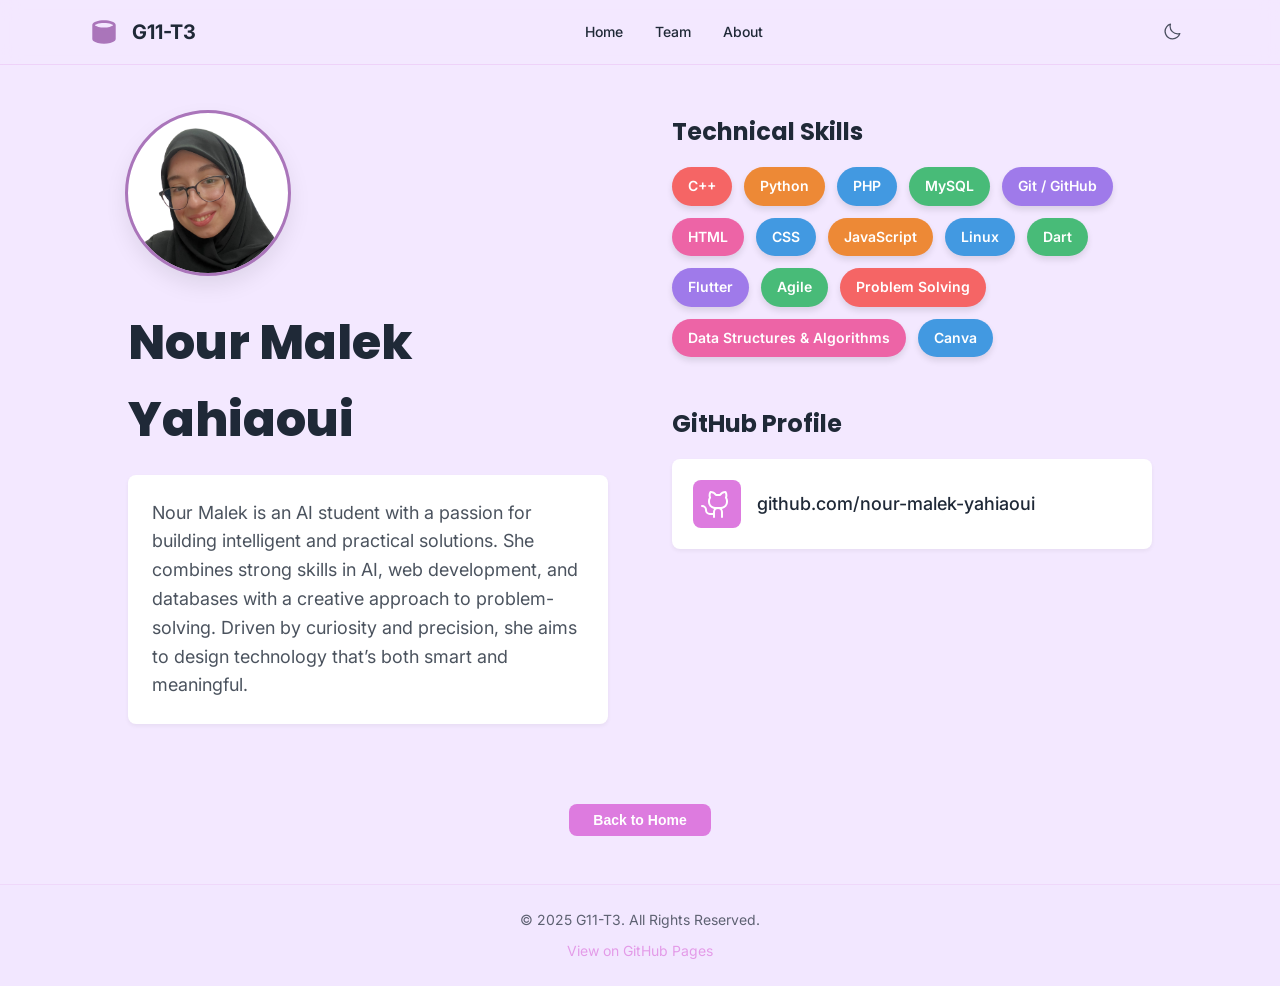
<file: nour-malek-yahiaoui.html>
<!DOCTYPE html>
<html lang="en">
<head>
    <meta charset="UTF-8">
    <meta name="viewport" content="width=device-width, initial-scale=1.0">
    <title>Nour Malek Yahiaoui - portfolio </title>
    <link rel="preconnect" href="https://fonts.googleapis.com">
    <link rel="preconnect" href="https://fonts.gstatic.com" crossorigin>
    <link href="https://fonts.googleapis.com/css2?family=Poppins:wght@700;900&family=Inter:wght@400;500;700&display=swap" rel="stylesheet">
    <link rel="stylesheet" href="styles.css">
</head>
<body>
    <div class="page-wrapper">
        <header>
            <div class="container">
                <div class="header-content">
                    <div class="logo-section">
                        <svg class="logo-svg" fill="none" viewBox="0 0 48 48" xmlns="http://www.w3.org/2000/svg">
                            <path d="M39.5563 34.1455V13.8546C39.5563 15.708 36.8773 17.3437 32.7927 18.3189C30.2914 18.916 27.263 19.2655 24 19.2655C20.737 19.2655 17.7086 18.916 15.2073 18.3189C11.1227 17.3437 8.44365 15.708 8.44365 13.8546V34.1455C8.44365 35.9988 11.1227 37.6346 15.2073 38.6098C17.7086 39.2069 20.737 39.5564 24 39.5564C27.263 39.5564 30.2914 39.2069 32.7927 38.6098C36.8773 37.6346 39.5563 35.9988 39.5563 34.1455Z" fill="#aa75ba"/>
                            <path clip-rule="evenodd" d="M10.4485 13.8519C10.4749 13.9271 10.6203 14.246 11.379 14.7361C12.298 15.3298 13.7492 15.9145 15.6717 16.3735C18.0007 16.9296 20.8712 17.2655 24 17.2655C27.1288 17.2655 29.9993 16.9296 32.3283 16.3735C34.2508 15.9145 35.702 15.3298 36.621 14.7361C37.3796 14.246 37.5251 13.9271 37.5515 13.8519C37.5287 13.7876 37.4333 13.5973 37.0635 13.2931C36.5266 12.8516 35.6288 12.3647 34.343 11.9175C31.79 11.0295 28.1333 10.4437 24 10.4437C19.8667 10.4437 16.2099 11.0295 13.657 11.9175C12.3712 12.3647 11.4734 12.8516 10.9365 13.2931C10.5667 13.5973 10.4713 13.7876 10.4485 13.8519ZM37.5563 18.7877C36.3176 19.3925 34.8502 19.8839 33.2571 20.2642C30.5836 20.9025 27.3973 21.2655 24 21.2655C20.6027 21.2655 17.4164 20.9025 14.7429 20.2642C13.1498 19.8839 11.6824 19.3925 10.4436 18.7877V34.1275C10.4515 34.1545 10.5427 34.4867 11.379 35.027C12.298 35.6207 13.7492 36.2054 15.6717 36.6644C18.0007 37.2205 20.8712 37.5564 24 37.5564C27.1288 37.5564 29.9993 37.2205 32.3283 36.6644C34.2508 36.2054 35.702 35.6207 36.621 35.027C37.4573 34.4867 37.5485 34.1546 37.5563 34.1275V18.7877ZM41.5563 13.8546V34.1455C41.5563 36.1078 40.158 37.5042 38.7915 38.3869C37.3498 39.3182 35.4192 40.0389 33.2571 40.5551C30.5836 41.1934 27.3973 41.5564 24 41.5564C20.6027 41.5564 17.4164 41.1934 14.7429 40.5551C12.5808 40.0389 10.6502 39.3182 9.20848 38.3869C7.84205 37.5042 6.44365 36.1078 6.44365 34.1455L6.44365 13.8546C6.44365 12.2684 7.37223 11.0454 8.39581 10.2036C9.43325 9.3505 10.8137 8.67141 12.343 8.13948C15.4203 7.06909 19.5418 6.44366 24 6.44366C28.4582 6.44366 32.5797 7.06909 35.657 8.13948C37.1863 8.67141 38.5667 9.3505 39.6042 10.2036C40.6278 11.0454 41.5563 12.2684 41.5563 13.8546Z" fill="#aa75ba" fill-rule="evenodd"/>
                        </svg>
                        <span class="logo-text">G11-T3</span>
                    </div>
                    <nav>
                        <a href="index.html#home">Home</a>
                        <a href="index.html#team">Team</a>
                        <a href="index.html#about">About</a>
                    </nav>
                        <button class="icon-btn dark-mode-toggle" onclick="toggleDarkMode()" aria-label="Toggle dark mode">
                            <svg class="dark-mode-svg" fill="currentColor" height="20" viewBox="0 0 256 256" width="20" xmlns="http://www.w3.org/2000/svg">
                                <path d="M233.54,142.23a8,8,0,0,0-8-2,88.08,88.08,0,0,1-109.8-109.8,8,8,0,0,0-10-10,104.84,104.84,0,0,0-52.91,37A104,104,0,0,0,136,224a103.09,103.09,0,0,0,62.52-20.88,104.84,104.84,0,0,0,37-52.91A8,8,0,0,0,233.54,142.23ZM188.9,190.34A88,88,0,0,1,65.66,67.11a89,89,0,0,1,31.4-26A106,106,0,0,0,96,56,104.11,104.11,0,0,0,200,160a106,106,0,0,0,14.92-1.06A89,89,0,0,1,188.9,190.34Z"/>
                            </svg>
                        </button>
                    </div>
                </div>
            </div>
        </header>

        <main>
            <div class="container">
                <div class="profile-container">
                    <div class="profile-grid">
                        <div class="profile-header">
                            <div class="profile-avatar" style='background-image: url("./images/nour.png");'></div>
                            <h1 class="profile-name">Nour Malek Yahiaoui</h1>
                            <div class="profile-bio">
                                <p>
                                    Nour Malek is an AI student with a passion for building intelligent and practical solutions. She combines strong skills in AI, web development, and databases with a creative approach to problem-solving. Driven by curiosity and precision, she aims to design technology that’s both smart and meaningful.
                                </p>
                            </div>
                        </div>

                        <div class="profile-sidebar">
                            <div class="skills-section">
                                <h3>Technical Skills</h3>
                                <div class="skills-list">
                                <span class="skill-tag skill-1">C++</span>
<span class="skill-tag skill-2">Python</span>
<span class="skill-tag skill-3">PHP</span>
<span class="skill-tag skill-4">MySQL</span>
<span class="skill-tag skill-5">Git / GitHub</span>
<span class="skill-tag skill-6">HTML</span>
<span class="skill-tag skill-3">CSS</span>
<span class="skill-tag skill-2">JavaScript</span>
<span class="skill-tag skill-3">Linux</span>
<span class="skill-tag skill-4">Dart</span>
<span class="skill-tag skill-5">Flutter</span>
<span class="skill-tag skill-4">Agile</span>
<span class="skill-tag skill-1">Problem Solving</span>
<span class="skill-tag skill-6">Data Structures & Algorithms</span>
<span class="skill-tag skill-3">Canva</span>

                                </div>
                            </div>

                            <div class="github-section">
                                <h3>GitHub Profile</h3>
                                <a href="https://github.com/nour-malek-yahiaoui" class="github-link">
                                    <div class="github-icon">
                                        <svg fill="currentColor" height="32" viewBox="0 0 256 256" width="32" xmlns="http://www.w3.org/2000/svg">
                                            <path d="M208.31,75.68A59.78,59.78,0,0,0,202.93,28,8,8,0,0,0,196,24a59.75,59.75,0,0,0-48,24H124A59.75,59.75,0,0,0,76,24a8,8,0,0,0-6.93,4,59.78,59.78,0,0,0-5.38,47.68A58.14,58.14,0,0,0,56,104v8a56.06,56.06,0,0,0,48.44,55.47A39.8,39.8,0,0,0,96,192v8H72a24,24,0,0,1-24-24A40,40,0,0,0,8,136a8,8,0,0,0,0,16,24,24,0,0,1,24,24,40,40,0,0,0,40,40H96v16a8,8,0,0,0,16,0V192a24,24,0,0,1,48,0v40a8,8,0,0,0,16,0V192a39.8,39.8,0,0,0-8.44-24.53A56.06,56.06,0,0,0,216,112v-8A58.14,58.14,0,0,0,208.31,75.68ZM200,112a40,40,0,0,1-40,40H112a40,40,0,0,1-40-40v-8a41.74,41.74,0,0,1,6.9-22.48A8,8,0,0,0,80,73.83a43.81,43.81,0,0,1,.79-33.58,43.88,43.88,0,0,1,32.32,20.06A8,8,0,0,0,119.82,64h32.35a8,8,0,0,0,6.74-3.69,43.87,43.87,0,0,1,32.32-20.06A43.81,43.81,0,0,1,192,73.83a8.09,8.09,0,0,0,1,7.65A41.72,41.72,0,0,1,200,104Z"/>
                                        </svg>
                                    </div>
                                    <p class="github-text">github.com/nour-malek-yahiaoui</p>
                                </a>
                            </div>
                        </div>
                    </div>

                    <div class="back-btn-container">
                        <button class="back-btn" onclick="window.location.href='index.html'">Back to Home</button>
                    </div>
                </div>
            </div>
        </main>

        <footer>
            <div class="container">
                <p>© 2025 G11-T3. All Rights Reserved.</p>
                <a href="https://github.com/ensia-g11-team3">View on GitHub Pages</a>
            </div>
        </footer>
    </div>

    <script>
        function toggleDarkMode() {
            document.body.classList.toggle('dark-mode');
            localStorage.setItem('darkMode', document.body.classList.contains('dark-mode'));
        }

        // Check for saved dark mode preference
        if (localStorage.getItem('darkMode') === 'true') {
            document.body.classList.add('dark-mode');
        }
    </script>
</body>
</html>
</file>
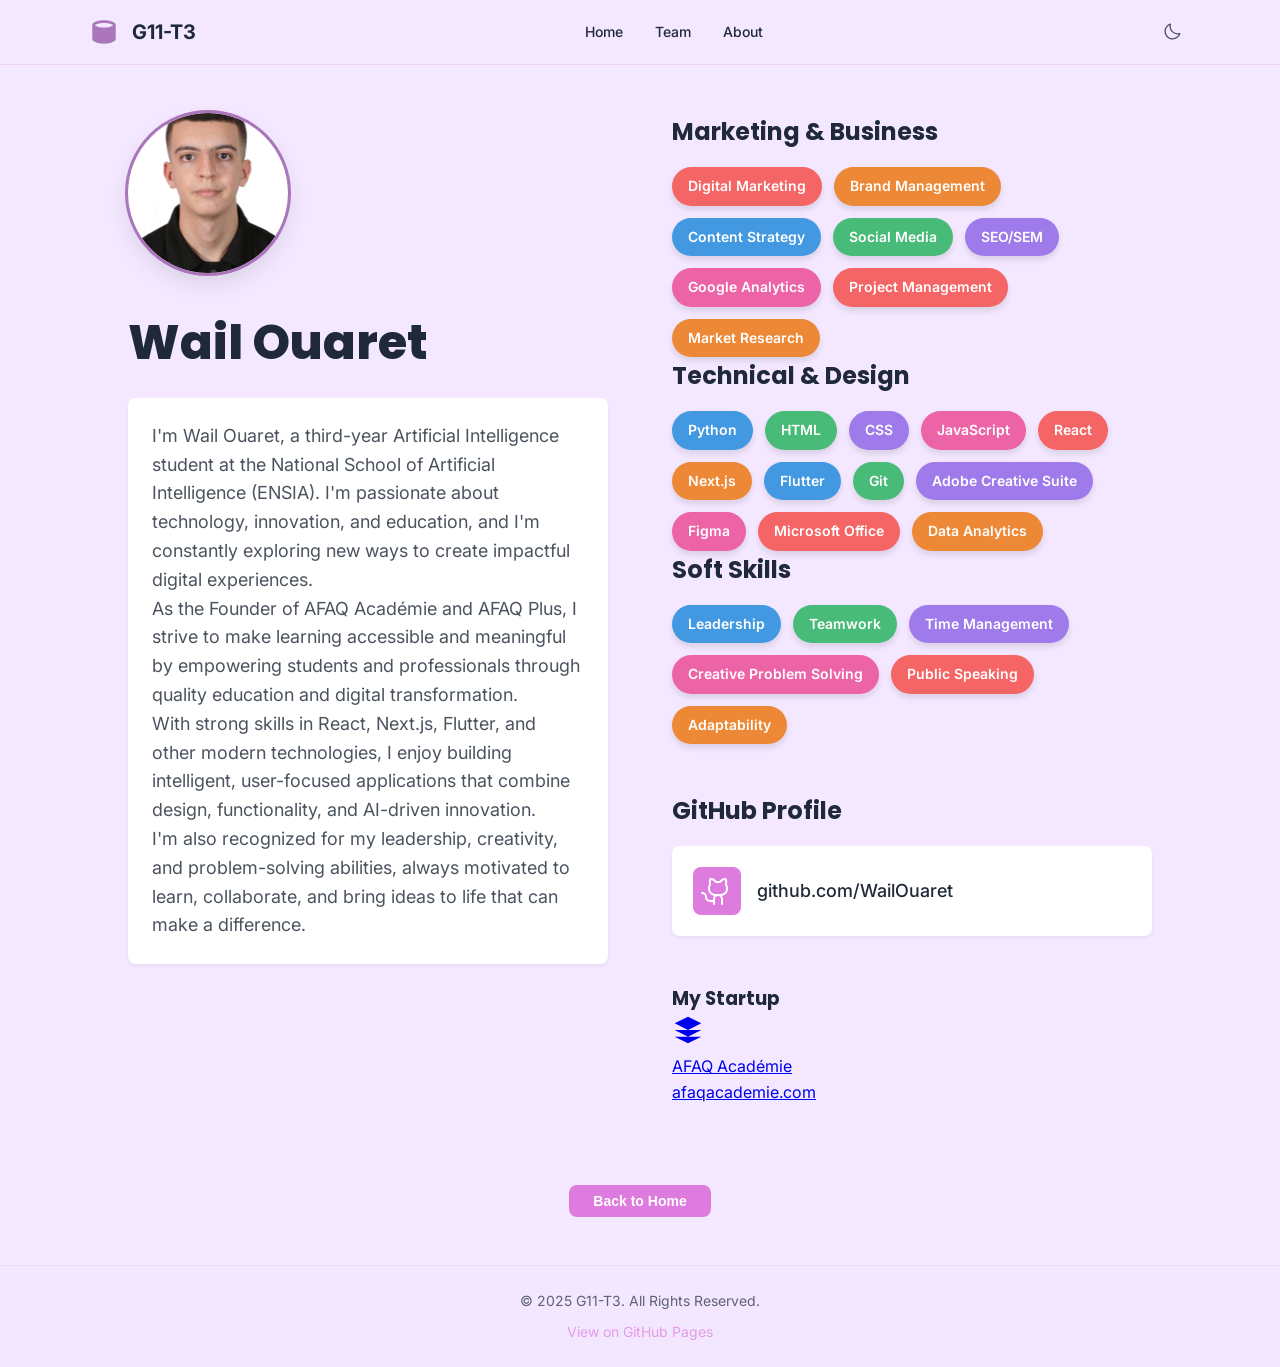
<file: wail-ouaret.html>
<!DOCTYPE html>
<html lang="en">
<head>
    <meta charset="UTF-8">
    <meta name="viewport" content="width=device-width, initial-scale=1.0">
    <title>Wail Ouaret - Portfolio</title>
    <link rel="preconnect" href="https://fonts.googleapis.com">
    <link rel="preconnect" href="https://fonts.gstatic.com" crossorigin>
    <link href="https://fonts.googleapis.com/css2?family=Poppins:wght@700;900&family=Inter:wght@400;500;700&display=swap" rel="stylesheet">
    <link rel="stylesheet" href="styles.css">
</head>
<body>
    <div class="page-wrapper">
        <header>
            <div class="container">
                <div class="header-content">
                    <div class="logo-section">
                        <svg class="logo-svg" fill="none" viewBox="0 0 48 48" xmlns="http://www.w3.org/2000/svg">
                            <path d="M39.5563 34.1455V13.8546C39.5563 15.708 36.8773 17.3437 32.7927 18.3189C30.2914 18.916 27.263 19.2655 24 19.2655C20.737 19.2655 17.7086 18.916 15.2073 18.3189C11.1227 17.3437 8.44365 15.708 8.44365 13.8546V34.1455C8.44365 35.9988 11.1227 37.6346 15.2073 38.6098C17.7086 39.2069 20.737 39.5564 24 39.5564C27.263 39.5564 30.2914 39.2069 32.7927 38.6098C36.8773 37.6346 39.5563 35.9988 39.5563 34.1455Z" fill="#aa75ba"/>
                            <path clip-rule="evenodd" d="M10.4485 13.8519C10.4749 13.9271 10.6203 14.246 11.379 14.7361C12.298 15.3298 13.7492 15.9145 15.6717 16.3735C18.0007 16.9296 20.8712 17.2655 24 17.2655C27.1288 17.2655 29.9993 16.9296 32.3283 16.3735C34.2508 15.9145 35.702 15.3298 36.621 14.7361C37.3796 14.246 37.5251 13.9271 37.5515 13.8519C37.5287 13.7876 37.4333 13.5973 37.0635 13.2931C36.5266 12.8516 35.6288 12.3647 34.343 11.9175C31.79 11.0295 28.1333 10.4437 24 10.4437C19.8667 10.4437 16.2099 11.0295 13.657 11.9175C12.3712 12.3647 11.4734 12.8516 10.9365 13.2931C10.5667 13.5973 10.4713 13.7876 10.4485 13.8519ZM37.5563 18.7877C36.3176 19.3925 34.8502 19.8839 33.2571 20.2642C30.5836 20.9025 27.3973 21.2655 24 21.2655C20.6027 21.2655 17.4164 20.9025 14.7429 20.2642C13.1498 19.8839 11.6824 19.3925 10.4436 18.7877V34.1275C10.4515 34.1545 10.5427 34.4867 11.379 35.027C12.298 35.6207 13.7492 36.2054 15.6717 36.6644C18.0007 37.2205 20.8712 37.5564 24 37.5564C27.1288 37.5564 29.9993 37.2205 32.3283 36.6644C34.2508 36.2054 35.702 35.6207 36.621 35.027C37.4573 34.4867 37.5485 34.1546 37.5563 34.1275V18.7877ZM41.5563 13.8546V34.1455C41.5563 36.1078 40.158 37.5042 38.7915 38.3869C37.3498 39.3182 35.4192 40.0389 33.2571 40.5551C30.5836 41.1934 27.3973 41.5564 24 41.5564C20.6027 41.5564 17.4164 41.1934 14.7429 40.5551C12.5808 40.0389 10.6502 39.3182 9.20848 38.3869C7.84205 37.5042 6.44365 36.1078 6.44365 34.1455L6.44365 13.8546C6.44365 12.2684 7.37223 11.0454 8.39581 10.2036C9.43325 9.3505 10.8137 8.67141 12.343 8.13948C15.4203 7.06909 19.5418 6.44366 24 6.44366C28.4582 6.44366 32.5797 7.06909 35.657 8.13948C37.1863 8.67141 38.5667 9.3505 39.6042 10.2036C40.6278 11.0454 41.5563 12.2684 41.5563 13.8546Z" fill="#aa75ba" fill-rule="evenodd"/>
                        </svg>
                        <span class="logo-text">G11-T3</span>
                    </div>
                    <nav>
                        <a href="index.html#home">Home</a>
                        <a href="index.html#team">Team</a>
                        <a href="index.html#about">About</a>
                    </nav>
                        <button class="icon-btn dark-mode-toggle" onclick="toggleDarkMode()" aria-label="Toggle dark mode">
                            <svg class="dark-mode-svg" fill="currentColor" height="20" viewBox="0 0 256 256" width="20" xmlns="http://www.w3.org/2000/svg">
                                <path d="M233.54,142.23a8,8,0,0,0-8-2,88.08,88.08,0,0,1-109.8-109.8,8,8,0,0,0-10-10,104.84,104.84,0,0,0-52.91,37A104,104,0,0,0,136,224a103.09,103.09,0,0,0,62.52-20.88,104.84,104.84,0,0,0,37-52.91A8,8,0,0,0,233.54,142.23ZM188.9,190.34A88,88,0,0,1,65.66,67.11a89,89,0,0,1,31.4-26A106,106,0,0,0,96,56,104.11,104.11,0,0,0,200,160a106,106,0,0,0,14.92-1.06A89,89,0,0,1,188.9,190.34Z"/>
                            </svg>
                        </button>
                    </div>
                </div>
            </div>
        </header>

        <main>
            <div class="container">
                <div class="profile-container">
                    <div class="profile-grid">
                        <div class="profile-header">
                            <div class="profile-avatar" style='background-image: url("./images/wail.jpg");'></div>
                            <h1 class="profile-name">Wail Ouaret</h1>
                            <div class="profile-bio">
                                <p>
                                    I'm Wail Ouaret, a third-year Artificial Intelligence student at the National School of Artificial Intelligence (ENSIA). I'm passionate about technology, innovation, and education, and I'm constantly exploring new ways to create impactful digital experiences.
                                </p>
                                <p>
                                    As the Founder of AFAQ Académie and AFAQ Plus, I strive to make learning accessible and meaningful by empowering students and professionals through quality education and digital transformation.
                                </p>
                                <p>
                                    With strong skills in React, Next.js, Flutter, and other modern technologies, I enjoy building intelligent, user-focused applications that combine design, functionality, and AI-driven innovation.
                                </p>
                                <p>
                                    I'm also recognized for my leadership, creativity, and problem-solving abilities, always motivated to learn, collaborate, and bring ideas to life that can make a difference.
                                </p>
                            </div>
                        </div>

                        <div class="profile-sidebar">
                            <div class="skills-section">
                                <h3>Marketing & Business</h3>
                                <div class="skills-list">
                                    <span class="skill-tag skill-1">Digital Marketing</span>
                                    <span class="skill-tag skill-2">Brand Management</span>
                                    <span class="skill-tag skill-3">Content Strategy</span>
                                    <span class="skill-tag skill-4">Social Media</span>
                                    <span class="skill-tag skill-5">SEO/SEM</span>
                                    <span class="skill-tag skill-6">Google Analytics</span>
                                    <span class="skill-tag skill-1">Project Management</span>
                                    <span class="skill-tag skill-2">Market Research</span>
                                </div>
                                
                                <h3>Technical & Design</h3>
                                <div class="skills-list">
                                    <span class="skill-tag skill-3">Python</span>
                                    <span class="skill-tag skill-4">HTML</span>
                                    <span class="skill-tag skill-5">CSS</span>
                                    <span class="skill-tag skill-6">JavaScript</span>
                                    <span class="skill-tag skill-1">React</span>
                                    <span class="skill-tag skill-2">Next.js</span>
                                    <span class="skill-tag skill-3">Flutter</span>
                                    <span class="skill-tag skill-4">Git</span>
                                    <span class="skill-tag skill-5">Adobe Creative Suite</span>
                                    <span class="skill-tag skill-6">Figma</span>
                                    <span class="skill-tag skill-1">Microsoft Office</span>
                                    <span class="skill-tag skill-2">Data Analytics</span>
                                </div>
                                
                                <h3>Soft Skills</h3>
                                <div class="skills-list">
                                    <span class="skill-tag skill-3">Leadership</span>
                                    <span class="skill-tag skill-4">Teamwork</span>
                                    <span class="skill-tag skill-5">Time Management</span>
                                    <span class="skill-tag skill-6">Creative Problem Solving</span>
                                    <span class="skill-tag skill-1">Public Speaking</span>
                                    <span class="skill-tag skill-2">Adaptability</span>
                                </div>
                            </div>

                            <div class="github-section">
                                <h3>GitHub Profile</h3>
                                <a href="https://github.com/WailOuaret" class="github-link">
                                    <div class="github-icon">
                                        <svg fill="currentColor" height="32" viewBox="0 0 256 256" width="32" xmlns="http://www.w3.org/2000/svg">
                                            <path d="M208.31,75.68A59.78,59.78,0,0,0,202.93,28,8,8,0,0,0,196,   24a59.75,59.75,0,0,0-48,24H124A59.75,59.75,0,0,0,76,24a8,8,0,0,0-6.93,4,59.78,59.78,0,0,0-5.38,47.68A58.14,58.14,0,0,0,56,104v8a56.06,56.06,0,0,0,48.44,55.47A39.8,39.8,0,0,0,96,192v8H72a24,24,0,0,1-24-24A40,40,0,0,0,8,136a8,8,0,0,0,0,16,24,24,0,0,1,24,24,40,40,0,0,0,40,40H96v16a8,8,0,0,0,16,0V192a24,24,0,0,1,48,0v40a8,8,0,0,0,16,0V192a39.8,39.8,0,0,0-8.44-24.53A56.06,56.06,0,0,0,216,112v-8A58.14,58.14,0,0,0,208.31,75.68ZM200,112a40,40,0,0,1-40,40H112a40,40,0,0,1-40-40v-8a41.74,41.74,0,0,1,6.9-22.48A8,8,0,0,0,80,73.83a43.81,43.81,0,0,1,.79-33.58,43.88,43.88,0,0,1,32.32,20.06A8,8,0,0,0,119.82,64h32.35a8,8,0,0,0,6.74-3.69,43.87,43.87,0,0,1,32.32-20.06A43.81,43.81,0,0,1,192,73.83a8.09,8.09,0,0,0,1,7.65A41.72,41.72,0,0,1,200,104Z"/>
                                        </svg>
                                    </div>
                                    <p class="github-text">github.com/WailOuaret</p>
                                </a>
                            </div>

                            <div class="startup-section">
                                <h3>My Startup</h3>
                                <a href="https://afaqacademie.com" class="startup-link">
                                    <div class="startup-icon">
                                        <svg fill="currentColor" height="32" viewBox="0 0 24 24" width="32" xmlns="http://www.w3.org/2000/svg">
                                            <path d="M12 2L2 7l10 5 10-5-10-5zM2 17l10 5 10-5M2 12l10 5 10-5"/>
                                        </svg>
                                    </div>
                                    <p class="startup-text">AFAQ Académie</p>
                                    <p class="startup-url">afaqacademie.com</p>
                                </a>
                            </div>
                        </div>
                    </div>

                    <div class="back-btn-container">
                        <button class="back-btn" onclick="window.location.href='index.html'">Back to Home</button>
                    </div>
                </div>
            </div>
        </main>

        <footer>
            <div class="container">
                <p>© 2025 G11-T3. All Rights Reserved.</p>
                <a href="https://github.com/ensia-g11-team3">View on GitHub Pages</a>
            </div>
        </footer>
    </div>

    <script>
        function toggleDarkMode() {
            document.body.classList.toggle('dark-mode');
            localStorage.setItem('darkMode', document.body.classList.contains('dark-mode'));
        }

        // Check for saved dark mode preference
        if (localStorage.getItem('darkMode') === 'true') {
            document.body.classList.add('dark-mode');
        }
    </script>
</body>

</html>
</file>
<file: styles.css>
/* CSS Variables for Colors */
:root {
  --primary: #DD7BDF;
  --accent: #FFBBE1;
  --secondary-accent: #aa75ba;
  --background: #F3E8FF;
  --text-color: #1F2937;
  --card-background: #FFFFFF;
  --primary-darker: #C459C8;
  --card-text: #1F2937;
  --border-color: rgba(221, 123, 223, 0.2);
  --hover-shadow: rgba(0, 0, 0, 0.1);
}

html {
  scroll-behavior: smooth;
}

/* Dark Mode */
body.dark-mode {
  --background: #1a1a2e;
  --text-color: #eee;
  --card-background: #16213e;
  --card-text: #eee;
  --border-color: rgba(221, 123, 223, 0.3);
}

/* Reset and Base Styles */
* {
  margin: 0;
  padding: 0;
  box-sizing: border-box;
}

body {
  font-family: 'Inter', sans-serif;
  background-color: var(--background);
  color: var(--text-color);
  line-height: 1.6;
  min-height: 100vh;
  display: flex;
  flex-direction: column;
}

/* Typography */
h1, h2, h3 {
  font-family: 'Poppins', sans-serif;
}

/* Container */
.container {
  width: 100%;
  max-width: 1200px;
  margin: 0 auto;
  padding: 0 1rem;
}

/* Header Styles */
header {
  position: sticky;
  top: 0;
  z-index: 1000;
  background-color: rgba(243, 232, 255, 0.8);
  backdrop-filter: blur(10px);
  border-bottom: 1px solid var(--border-color);
}

body.dark-mode header {
  background-color: rgba(26, 26, 46, 0.8);
}

.header-content {
  display: flex;
  align-items: center;
  justify-content: space-between;
  height: 64px;
  padding: 0 1rem;
}

.logo-section {
  display: flex;
  align-items: center;
  gap: 0.75rem;
}

.logo-svg {
  width: 32px;
  height: 32px;
  color: var(--primary);
}

.logo-text {
  font-size: 1.25rem;
  font-weight: 700;
  color: var(--text-color);
}

/* Navigation */
nav {
  display: none;
  align-items: center;
  gap: 2rem;
  font-size: 0.875rem;
  font-weight: 500;
}

nav a {
  color: var(--text-color);
  text-decoration: none;
  transition: color 0.3s ease;
  padding: 0.25rem 0;
  position: relative;
}

nav a:hover {
  color: var(--primary);
}

nav a::after {
  content: '';
  position: absolute;
  bottom: 0;
  left: 0;
  width: 0;
  height: 2px;
  background-color: var(--primary);
  transition: width 0.3s ease;
}

nav a:hover::after {
  width: 100%;
}

/* Header Icons */
.header-icons {
  display: flex;
  align-items: center;
  gap: 0.75rem;
}

.icon-btn {
  padding: 0;
  background: none;
  border: none;
  border-radius: 50%;
  cursor: pointer;
  color: var(--text-color);
  opacity: 0.8;
  transition: all 0.3s ease;
  display: flex;
  align-items: center;
  justify-content: center;
  width: 40px;
  height: 40px;
}

.icon-btn:hover {
  background-color: rgba(170, 117, 186, 0.2);
  opacity: 1;
  transform: scale(1.05);
}

.icon-btn svg {
  display: block;
  width: 20px;
  height: 20px;
}

/* Main Content */
main {
  flex: 1;
  padding: 2rem 0;
}

/* Hero Section */
.hero-section {
  margin-bottom: 4rem;
  text-align: center;
}

.hero-banner {
  position: relative;
  border-radius: 0.75rem;
  overflow: hidden;
  min-height: 400px;
  display: flex;
  align-items: center;
  justify-content: center;
  padding: 2rem;
  background: linear-gradient(rgba(0, 0, 0, 0.4), rgba(0, 0, 0, 0.6)), url('./images/hero-bg.svg');
  background-size: cover;
  background-position: center;
}

.hero-content {
  max-width: 768px;
  display: flex;
  flex-direction: column;
  align-items: center;
  gap: 1.5rem;
}

.hero-title {
  font-size: 2.5rem;
  font-weight: 900;
  color: white;
  line-height: 1.2;
  letter-spacing: -0.05em;
}

.hero-subtitle {
  font-size: 1.125rem;
  color: rgba(255, 255, 255, 0.9);
}

.hero-btn {
  background-color: var(--primary);
  color: white;
  font-weight: 700;
  padding: 0.75rem 1.5rem;
  border-radius: 0.5rem;
  border: none;
  cursor: pointer;
  box-shadow: 0 10px 25px rgba(0, 0, 0, 0.3);
  transition: background-color 0.3s;
  font-size: 1rem;
}

.hero-btn:hover {
  background-color: var(--primary-darker);
}

/* Team Section */
.team-section {
  margin-bottom: 4rem;
}

.section-title {
  font-size: 2rem;
  font-weight: 700;
  margin-bottom: 2rem;
  text-align: center;
  color: var(--text-color);
}

.team-grid {
  display: grid;
  grid-template-columns: repeat(1, 1fr);
  gap: 2rem;
  justify-content: center;
}

.team-card {
  display: flex;
  flex-direction: column;
  align-items: center;
  text-align: center;
  background-color: var(--card-background);
  padding: 1.5rem;
  border-radius: 0.75rem;
  box-shadow: 0 4px 6px var(--hover-shadow);
  transition: all 0.3s;
}

.team-card:hover {
  transform: translateY(-4px);
  box-shadow: 0 10px 25px var(--hover-shadow);
}

.team-avatar {
  width: 128px;
  height: 128px;
  margin-bottom: 1rem;
  border-radius: 50%;
  overflow: hidden;
  background-color: var(--background);
  box-shadow: 0 4px 6px rgba(0, 0, 0, 0.1);
  border: 4px solid var(--accent);
}

.team-avatar img {
  width: 100%;
  height: 100%;
  object-fit: cover;
}

.team-name {
  font-size: 1.25rem;
  font-weight: 700;
  margin-bottom: 0.25rem;
}

.team-role {
  color: var(--card-text);
  opacity: 0.7;
  margin-bottom: 1rem;
}

.profile-btn {
  background-color: var(--secondary-accent);
  color: white;
  font-weight: 600;
  padding: 0.5rem 1rem;
  border-radius: 9999px;
  border: none;
  cursor: pointer;
  font-size: 0.875rem;
  transition: opacity 0.3s;
}

.profile-btn:hover {
  opacity: 0.8;
}

/* About Section */
.about-section {
  max-width: 768px;
  margin: 0 auto;
  background-color: white;
  padding: 2rem;
  border-radius: 0.75rem;
  box-shadow: 0 4px 6px var(--hover-shadow);
}

body.dark-mode .about-section {
  background-color: var(--card-background);
}

.about-title {
  font-size: 2rem;
  font-weight: 700;
  margin-bottom: 1rem;
  text-align: center;
  color: var(--secondary-accent);
}

.about-text {
  color: var(--text-color);
  opacity: 0.9;
  line-height: 1.7;
  text-align: center;
}

/* Individual Profile Styles */
.profile-container {
  max-width: 1024px;
  margin: 0 auto;
}

.profile-grid {
  display: grid;
  grid-template-columns: 1fr;
  gap: 3rem;
}

.profile-header {
  display: flex;
  flex-direction: column;
  align-items: center;
  text-align: center;
}

.profile-avatar {
  width: 128px;
  height: 128px;
  margin-bottom: 1rem;
  border-radius: 50%;
  background-color: var(--card-background);
  outline: solid 3px #aa75ba;
  background-size: cover;
  background-position: center;
  box-shadow: 0 10px 25px rgba(0, 0, 0, 0.1);
}

.profile-name {
  margin-top: 1rem;
  font-size: 2.5rem;
  font-weight: 800;
  color: var(--text-color);
}

.profile-bio {
  margin-top: 1rem;
  background-color: white;
  padding: 1.5rem;
  border-radius: 0.5rem;
  box-shadow: 0 2px 4px rgba(0, 0, 0, 0.05);
}

body.dark-mode .profile-bio {
  background-color: var(--card-background);
}

.profile-bio p {
  max-width: 600px;
  font-size: 1.125rem;
  color: var(--text-color);
  opacity: 0.8;
}

.profile-sidebar {
  display: flex;
  flex-direction: column;
  gap: 3rem;
}

.skills-section h3,
.github-section h3 {
  margin-bottom: 1rem;
  font-size: 1.5rem;
  font-weight: 700;
  text-align: center;
  color: var(--text-color);
}

.skills-list {
  display: flex;
  flex-wrap: wrap;
  justify-content: center;
  gap: 0.75rem;
}

.skill-tag {
  padding: 0.5rem 1rem;
  border-radius: 9999px;
  font-size: 0.875rem;
  font-weight: 600;
  color: white;
  box-shadow: 0 4px 6px rgba(0, 0, 0, 0.1);
}

.skill-1 { background-color: #F56565; }
.skill-2 { background-color: #ED8936; }
.skill-3 { background-color: #4299E1; }
.skill-4 { background-color: #48BB78; }
.skill-5 { background-color: #9F7AEA; }
.skill-6 { background-color: #ED64A6; }

.github-link {
  display: flex;
  align-items: center;
  gap: 1rem;
  background-color: white;
  padding: 1.25rem;
  border-radius: 0.5rem;
  box-shadow: 0 2px 4px rgba(0, 0, 0, 0.05);
  text-decoration: none;
  border: 1px solid transparent;
  transition: all 0.3s;
}

body.dark-mode .github-link {
  background-color: var(--card-background);
}

.github-link:hover {
  background-color: rgba(74, 144, 226, 0.1);
  box-shadow: 0 10px 25px rgba(0, 0, 0, 0.1);
}

.github-icon {
  display: flex;
  align-items: center;
  justify-content: center;
  width: 48px;
  height: 48px;
  background-color: var(--primary);
  color: white;
  border-radius: 0.5rem;
  flex-shrink: 0;
}

.github-text {
  flex: 1;
  font-size: 1.125rem;
  font-weight: 500;
  color: var(--text-color);
  overflow: hidden;
  text-overflow: ellipsis;
  white-space: nowrap;
}

.github-link:hover .github-text {
  color: var(--primary);
}

.back-btn-container {
  margin-top: 5rem;
  text-align: center;
}

.back-btn {
  background-color: var(--primary);
  color: white;
  font-weight: 700;
  padding: 0.5rem 1.5rem;
  border-radius: 0.5rem;
  border: none;
  cursor: pointer;
  font-size: 0.875rem;
  transition: background-color 0.3s;
}

.back-btn:hover {
  background-color: var(--primary-darker);
}

/* Footer */
footer {
  background-color: rgba(243, 232, 255, 0.8);
  border-top: 1px solid var(--border-color);
  padding: 1.5rem 0;
  text-align: center;
  font-size: 0.875rem;
  color: var(--text-color);
  opacity: 0.7;
}

body.dark-mode footer {
  background-color: rgba(26, 26, 46, 0.8);
}

footer p {
  margin-bottom: 0.5rem;
}

footer a {
  color: var(--primary);
  text-decoration: none;
}

footer a:hover {
  text-decoration: underline;
}

/* Responsive Design */
@media (min-width: 640px) {
  .container {
    padding: 0 1.5rem;
  }
  
  .hero-title {
    font-size: 3rem;
  }
  
  .profile-avatar {
    width: 160px;
    height: 160px;
  }
  .team-grid {
    grid-template-columns: repeat(2, 1fr);
    justify-content: center;
  }
  .profile-name {
    font-size: 3rem;
  }
}

@media (min-width: 768px) {
  nav {
    display: flex;
  }

  .team-grid {
    grid-template-columns: repeat(3, 1fr);
    justify-content: center;
  }
  
  .hero-banner {
    min-height: 500px;
  }
  
  .hero-title {
    font-size: 4.75rem;
    letter-spacing: 0.3rem;
  }
  
  .hero-subtitle {
    font-size: 1.25rem;
  }
  
  .profile-grid {
    grid-template-columns: 1fr 1fr;
    gap: 4rem;
  }
  
  .profile-header {
    align-items: flex-start;
    text-align: left;
  }
  
  .skills-section h3,
  .github-section h3 {
    text-align: left;
  }
  
  .skills-list {
    justify-content: flex-start;
  }
}

@media (min-width: 1200px) {
  .container {
    padding: 0 2rem;
  }
  
  .team-grid {
    grid-template-columns: repeat(5, 1fr);
  }
  
  main {
    padding: 3rem 0;
  }

}
</file>
